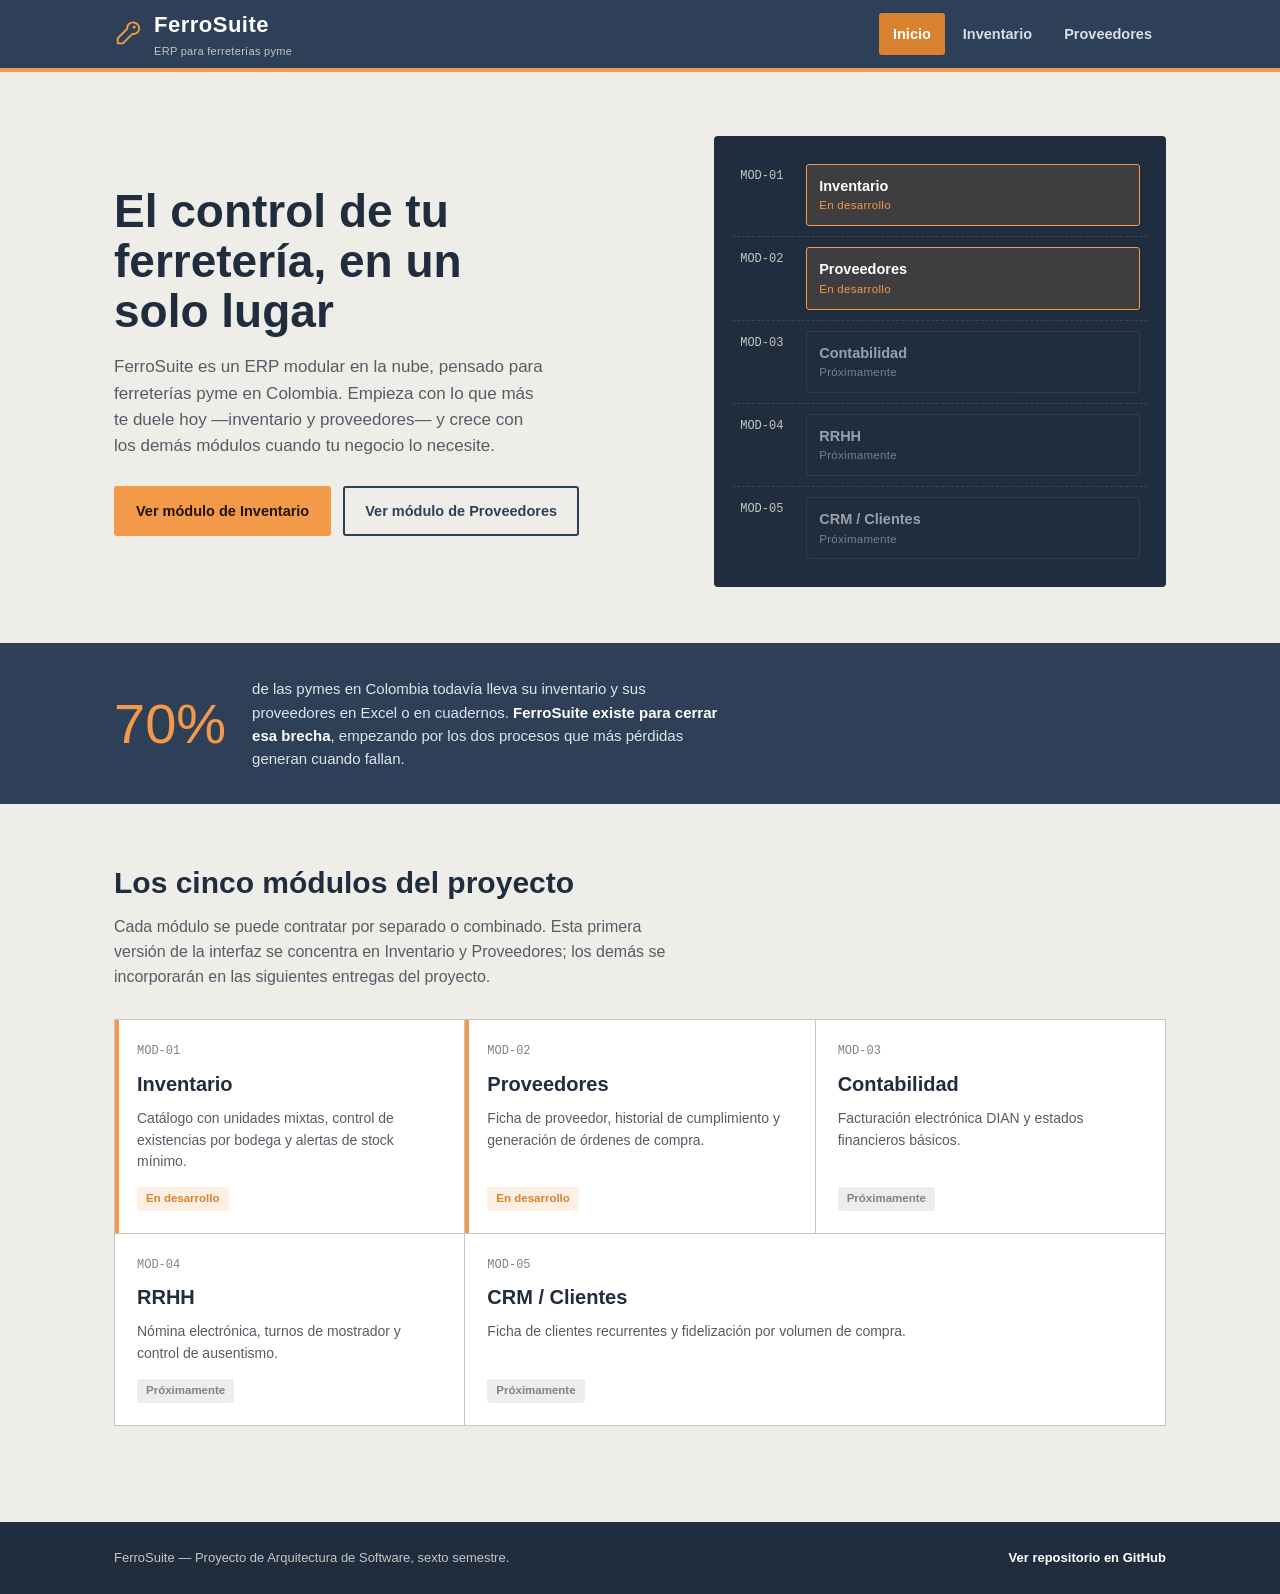
<file: frontend/index.html>
<!DOCTYPE html>
<html lang="es">
<head>
  <meta charset="UTF-8" />
  <meta name="viewport" content="width=device-width, initial-scale=1.0" />
  <title>FerroSuite — ERP modular para ferreterías pyme</title>
  <meta name="description" content="FerroSuite es un ERP modular en la nube para ferreterías pyme en Colombia, con Inventario y Proveedores como primeros módulos." />
  <link rel="stylesheet" href="css/styles.css" />
</head>
<body>

  <header class="site-header">
    <div class="container">
      <a class="brand" href="index.html">
        <svg class="brand-mark" viewBox="0 0 32 32" fill="none" xmlns="http://www.w3.org/2000/svg" aria-hidden="true">
          <path d="M22 4a6 6 0 0 0-7.9 6.4L4 20.5V26h5.5l10.1-10.1A6 6 0 0 0 22 4Z" stroke="#F2994A" stroke-width="2" stroke-linejoin="round"/>
          <circle cx="21.5" cy="8.5" r="1.6" fill="#F2994A"/>
        </svg>
        <span class="brand-name">FerroSuite<small>ERP para ferreterías pyme</small></span>
      </a>

      <button class="nav-toggle" aria-label="Abrir menú" aria-expanded="false">☰</button>

      <nav class="site-nav" aria-label="Navegación principal">
        <ul>
          <li><a href="index.html" aria-current="page">Inicio</a></li>
          <li><a href="inventario.html">Inventario</a></li>
          <li><a href="proveedores.html">Proveedores</a></li>
        </ul>
      </nav>
    </div>
  </header>

  <main>

    <section class="hero">
      <div class="container">
        <div>
          <h1>El control de tu ferretería, en un solo lugar</h1>
          <p class="lead">
            FerroSuite es un ERP modular en la nube, pensado para ferreterías pyme en
            Colombia. Empieza con lo que más te duele hoy —inventario y proveedores— y
            crece con los demás módulos cuando tu negocio lo necesite.
          </p>
          <div class="hero-actions">
            <a class="btn btn-primary" href="inventario.html">Ver módulo de Inventario</a>
            <a class="btn btn-ghost" href="proveedores.html">Ver módulo de Proveedores</a>
          </div>
        </div>

        <div class="rack" role="img" aria-label="Estantería con los cinco módulos de FerroSuite; Inventario y Proveedores están activos, los demás llegarán más adelante.">
          <div class="rack-row">
            <span class="rack-code">MOD-01</span>
            <div class="rack-bin is-active">
              <div class="bin-name">Inventario</div>
              <div class="bin-state">En desarrollo</div>
            </div>
          </div>
          <div class="rack-row">
            <span class="rack-code">MOD-02</span>
            <div class="rack-bin is-active">
              <div class="bin-name">Proveedores</div>
              <div class="bin-state">En desarrollo</div>
            </div>
          </div>
          <div class="rack-row">
            <span class="rack-code">MOD-03</span>
            <div class="rack-bin is-pending">
              <div class="bin-name">Contabilidad</div>
              <div class="bin-state">Próximamente</div>
            </div>
          </div>
          <div class="rack-row">
            <span class="rack-code">MOD-04</span>
            <div class="rack-bin is-pending">
              <div class="bin-name">RRHH</div>
              <div class="bin-state">Próximamente</div>
            </div>
          </div>
          <div class="rack-row">
            <span class="rack-code">MOD-05</span>
            <div class="rack-bin is-pending">
              <div class="bin-name">CRM / Clientes</div>
              <div class="bin-state">Próximamente</div>
            </div>
          </div>
        </div>
      </div>
    </section>

    <section class="stat-band">
      <div class="container">
        <div class="stat-number">70%</div>
        <p>
          de las pymes en Colombia todavía lleva su inventario y sus proveedores en
          Excel o en cuadernos. <strong>FerroSuite existe para cerrar esa brecha</strong>,
          empezando por los dos procesos que más pérdidas generan cuando fallan.
        </p>
      </div>
    </section>

    <section class="section">
      <div class="container">
        <div class="section-head">
          <h2>Los cinco módulos del proyecto</h2>
          <p>
            Cada módulo se puede contratar por separado o combinado. Esta primera
            versión de la interfaz se concentra en Inventario y Proveedores; los demás
            se incorporarán en las siguientes entregas del proyecto.
          </p>
        </div>

        <div class="module-grid">
          <article class="module-card is-active">
            <span class="code">MOD-01</span>
            <h3>Inventario</h3>
            <p>Catálogo con unidades mixtas, control de existencias por bodega y alertas de stock mínimo.</p>
            <span class="status active">En desarrollo</span>
          </article>

          <article class="module-card is-active">
            <span class="code">MOD-02</span>
            <h3>Proveedores</h3>
            <p>Ficha de proveedor, historial de cumplimiento y generación de órdenes de compra.</p>
            <span class="status active">En desarrollo</span>
          </article>

          <article class="module-card">
            <span class="code">MOD-03</span>
            <h3>Contabilidad</h3>
            <p>Facturación electrónica DIAN y estados financieros básicos.</p>
            <span class="status pending">Próximamente</span>
          </article>

          <article class="module-card">
            <span class="code">MOD-04</span>
            <h3>RRHH</h3>
            <p>Nómina electrónica, turnos de mostrador y control de ausentismo.</p>
            <span class="status pending">Próximamente</span>
          </article>

          <article class="module-card is-wide">
            <span class="code">MOD-05</span>
            <h3>CRM / Clientes</h3>
            <p>Ficha de clientes recurrentes y fidelización por volumen de compra.</p>
            <span class="status pending">Próximamente</span>
          </article>
        </div>
      </div>
    </section>

  </main>

  <footer class="site-footer">
    <div class="container">
      <span>FerroSuite — Proyecto de Arquitectura de Software, sexto semestre.</span>
      <a href="https://github.com/guachulol0345896-pixel/FerroSuite-erp" target="_blank" rel="noopener">Ver repositorio en GitHub</a>
    </div>
  </footer>

  <script src="js/main.js"></script>
</body>
</html>
</file>
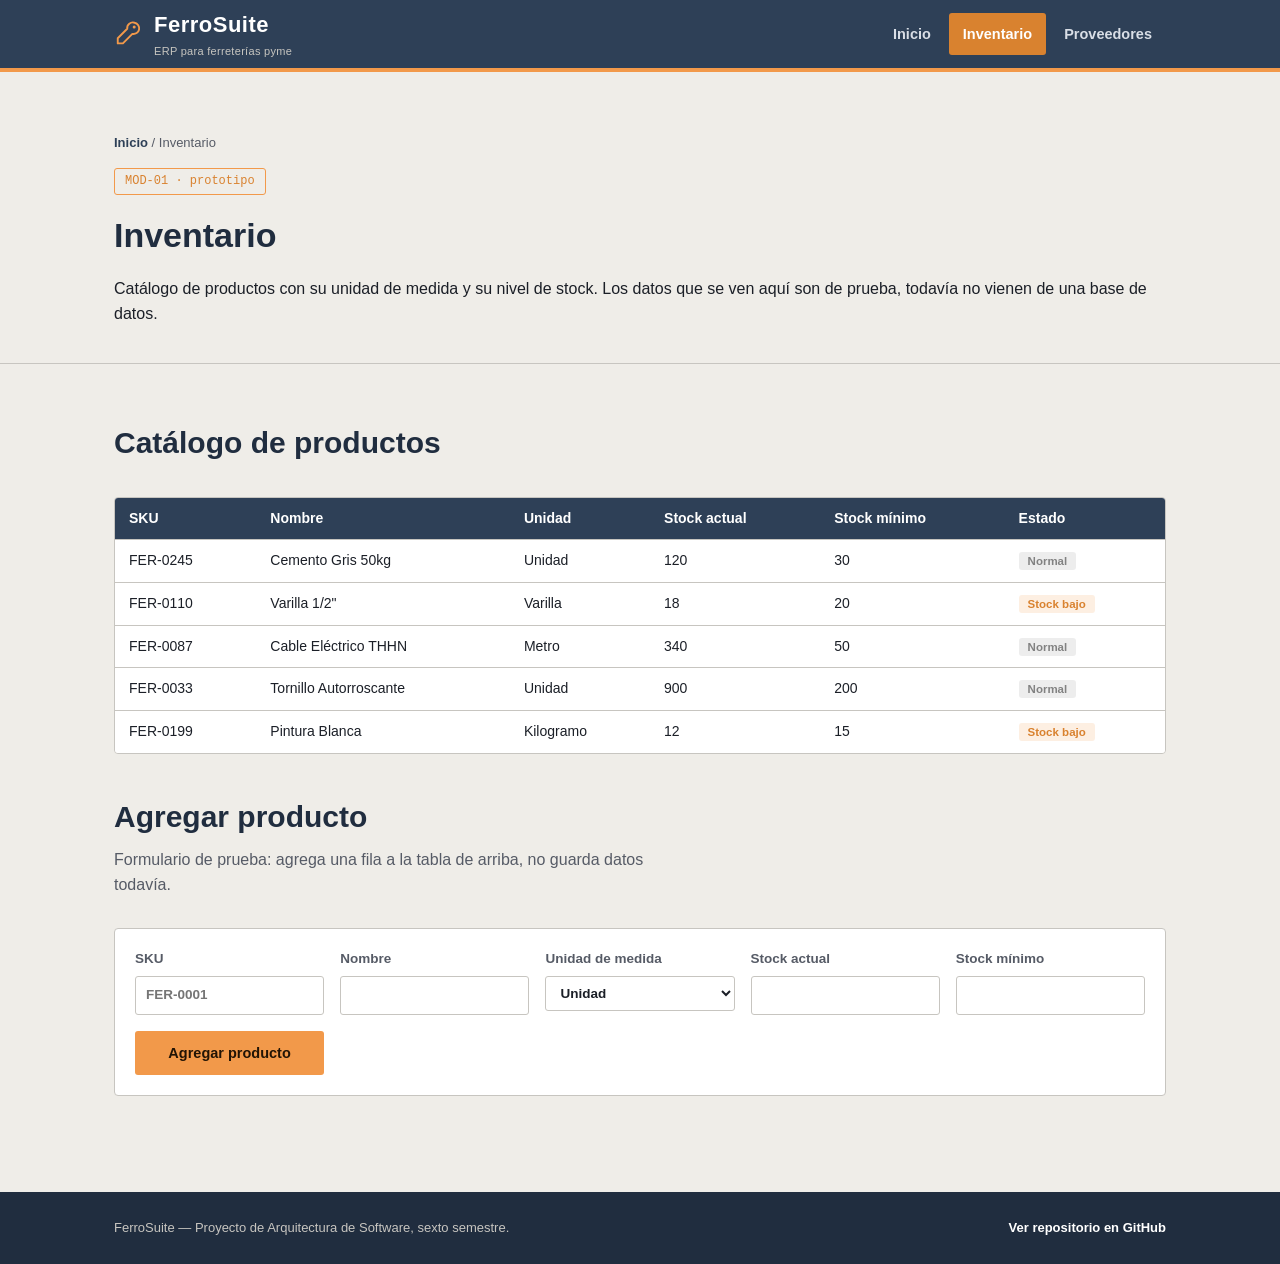
<file: frontend/inventario.html>
<!DOCTYPE html>
<html lang="es">
<head>
  <meta charset="UTF-8" />
  <meta name="viewport" content="width=device-width, initial-scale=1.0" />
  <title>Inventario — FerroSuite</title>
  <link rel="stylesheet" href="css/styles.css" />
</head>
<body>

  <header class="site-header">
    <div class="container">
      <a class="brand" href="index.html">
        <svg class="brand-mark" viewBox="0 0 32 32" fill="none" xmlns="http://www.w3.org/2000/svg" aria-hidden="true">
          <path d="M22 4a6 6 0 0 0-7.9 6.4L4 20.5V26h5.5l10.1-10.1A6 6 0 0 0 22 4Z" stroke="#F2994A" stroke-width="2" stroke-linejoin="round"/>
          <circle cx="21.5" cy="8.5" r="1.6" fill="#F2994A"/>
        </svg>
        <span class="brand-name">FerroSuite<small>ERP para ferreterías pyme</small></span>
      </a>

      <button class="nav-toggle" aria-label="Abrir menú" aria-expanded="false">☰</button>

      <nav class="site-nav" aria-label="Navegación principal">
        <ul>
          <li><a href="index.html">Inicio</a></li>
          <li><a href="inventario.html" aria-current="page">Inventario</a></li>
          <li><a href="proveedores.html">Proveedores</a></li>
        </ul>
      </nav>
    </div>
  </header>

  <main>
    <section class="module-hero">
      <div class="container">
        <p class="breadcrumb"><a href="index.html">Inicio</a> / Inventario</p>
        <span class="tag-progress">MOD-01 · prototipo</span>
        <h1>Inventario</h1>
        <p class="lead">
          Catálogo de productos con su unidad de medida y su nivel de stock. Los datos
          que se ven aquí son de prueba, todavía no vienen de una base de datos.
        </p>
      </div>
    </section>

    <section class="section">
      <div class="container">
        <div class="section-head">
          <h2>Catálogo de productos</h2>
        </div>

        <div class="table-wrap">
          <table id="tabla-productos" class="data-table">
            <thead>
              <tr>
                <th>SKU</th>
                <th>Nombre</th>
                <th>Unidad</th>
                <th>Stock actual</th>
                <th>Stock mínimo</th>
                <th>Estado</th>
              </tr>
            </thead>
            <tbody>
              <!-- se llena con js/controllers/inventario.js -->
            </tbody>
          </table>
        </div>

        <div class="section-head" style="margin-top:40px;">
          <h2>Agregar producto</h2>
          <p>Formulario de prueba: agrega una fila a la tabla de arriba, no guarda datos todavía.</p>
        </div>

        <form id="form-producto" class="form-grid">
          <label>SKU
            <input type="text" name="sku" placeholder="FER-0001" />
          </label>
          <label>Nombre
            <input type="text" name="nombre" required />
          </label>
          <label>Unidad de medida
            <select name="unidad">
              <option>Unidad</option>
              <option>Metro</option>
              <option>Kilogramo</option>
              <option>Varilla</option>
            </select>
          </label>
          <label>Stock actual
            <input type="number" name="stockActual" min="0" required />
          </label>
          <label>Stock mínimo
            <input type="number" name="stockMinimo" min="0" required />
          </label>
          <button type="submit" class="btn btn-primary">Agregar producto</button>
        </form>
      </div>
    </section>
  </main>

  <footer class="site-footer">
    <div class="container">
      <span>FerroSuite — Proyecto de Arquitectura de Software, sexto semestre.</span>
      <a href="https://github.com/guachulol0345896-pixel/FerroSuite-erp" target="_blank" rel="noopener">Ver repositorio en GitHub</a>
    </div>
  </footer>

  <script src="js/main.js"></script>
  <script src="js/models/data.js"></script>
  <script src="js/controllers/inventario.js"></script>
</body>
</html>
</file>
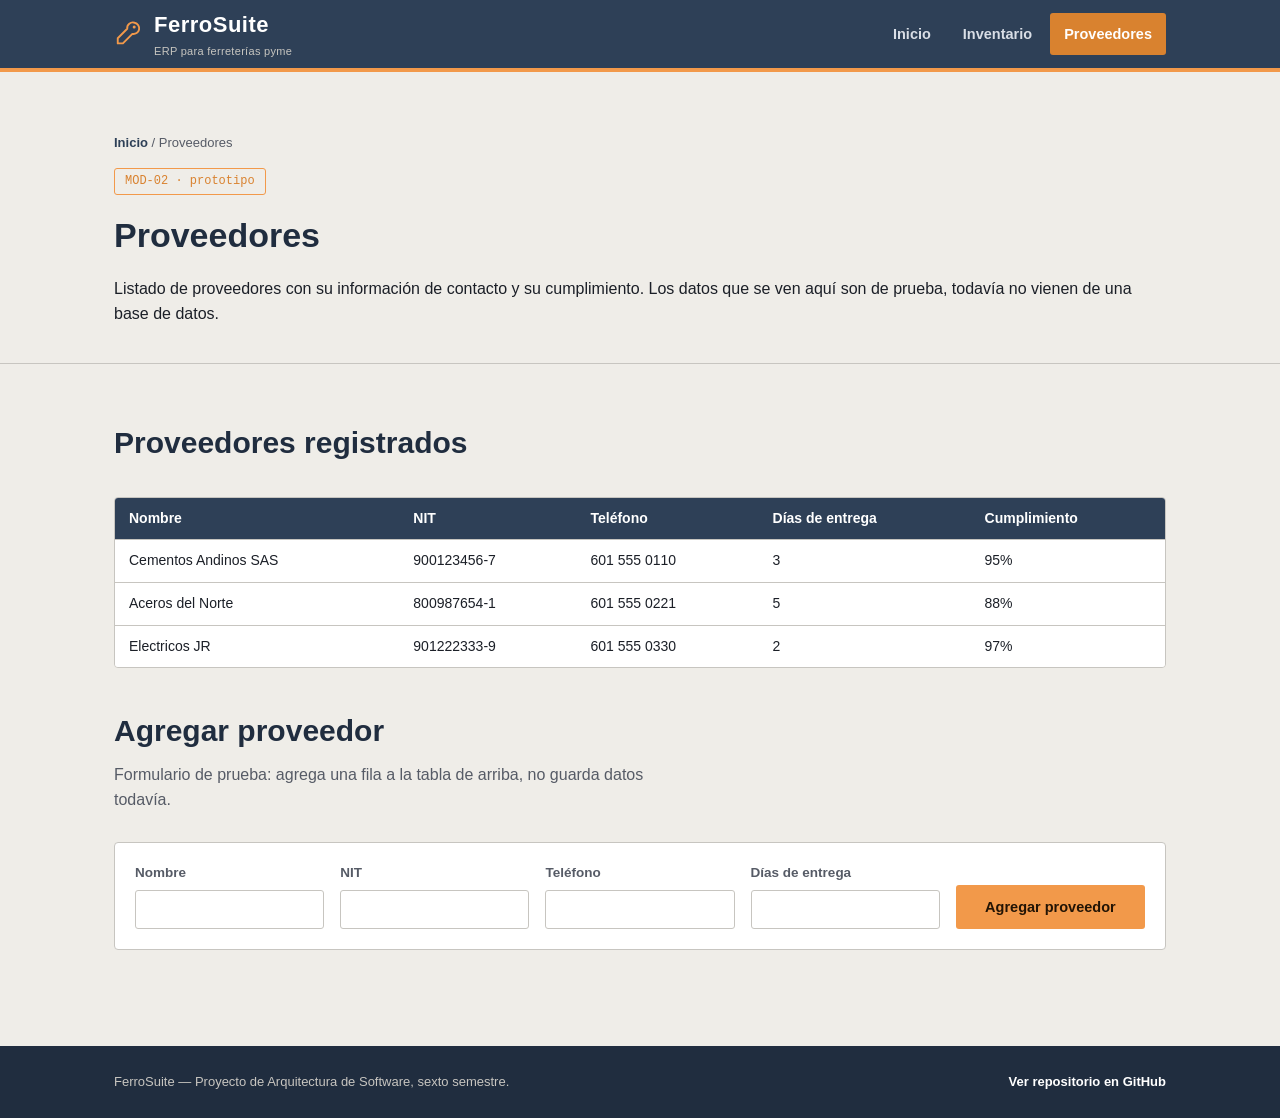
<file: frontend/proveedores.html>
<!DOCTYPE html>
<html lang="es">
<head>
  <meta charset="UTF-8" />
  <meta name="viewport" content="width=device-width, initial-scale=1.0" />
  <title>Proveedores — FerroSuite</title>
  <link rel="stylesheet" href="css/styles.css" />
</head>
<body>

  <header class="site-header">
    <div class="container">
      <a class="brand" href="index.html">
        <svg class="brand-mark" viewBox="0 0 32 32" fill="none" xmlns="http://www.w3.org/2000/svg" aria-hidden="true">
          <path d="M22 4a6 6 0 0 0-7.9 6.4L4 20.5V26h5.5l10.1-10.1A6 6 0 0 0 22 4Z" stroke="#F2994A" stroke-width="2" stroke-linejoin="round"/>
          <circle cx="21.5" cy="8.5" r="1.6" fill="#F2994A"/>
        </svg>
        <span class="brand-name">FerroSuite<small>ERP para ferreterías pyme</small></span>
      </a>

      <button class="nav-toggle" aria-label="Abrir menú" aria-expanded="false">☰</button>

      <nav class="site-nav" aria-label="Navegación principal">
        <ul>
          <li><a href="index.html">Inicio</a></li>
          <li><a href="inventario.html">Inventario</a></li>
          <li><a href="proveedores.html" aria-current="page">Proveedores</a></li>
        </ul>
      </nav>
    </div>
  </header>

  <main>
    <section class="module-hero">
      <div class="container">
        <p class="breadcrumb"><a href="index.html">Inicio</a> / Proveedores</p>
        <span class="tag-progress">MOD-02 · prototipo</span>
        <h1>Proveedores</h1>
        <p class="lead">
          Listado de proveedores con su información de contacto y su cumplimiento. Los
          datos que se ven aquí son de prueba, todavía no vienen de una base de datos.
        </p>
      </div>
    </section>

    <section class="section">
      <div class="container">
        <div class="section-head">
          <h2>Proveedores registrados</h2>
        </div>

        <div class="table-wrap">
          <table id="tabla-proveedores" class="data-table">
            <thead>
              <tr>
                <th>Nombre</th>
                <th>NIT</th>
                <th>Teléfono</th>
                <th>Días de entrega</th>
                <th>Cumplimiento</th>
              </tr>
            </thead>
            <tbody>
              <!-- se llena con js/controllers/proveedores.js -->
            </tbody>
          </table>
        </div>

        <div class="section-head" style="margin-top:40px;">
          <h2>Agregar proveedor</h2>
          <p>Formulario de prueba: agrega una fila a la tabla de arriba, no guarda datos todavía.</p>
        </div>

        <form id="form-proveedor" class="form-grid">
          <label>Nombre
            <input type="text" name="nombre" required />
          </label>
          <label>NIT
            <input type="text" name="nit" required />
          </label>
          <label>Teléfono
            <input type="text" name="telefono" />
          </label>
          <label>Días de entrega
            <input type="number" name="diasEntrega" min="0" required />
          </label>
          <button type="submit" class="btn btn-primary">Agregar proveedor</button>
        </form>
      </div>
    </section>
  </main>

  <footer class="site-footer">
    <div class="container">
      <span>FerroSuite — Proyecto de Arquitectura de Software, sexto semestre.</span>
      <a href="https://github.com/guachulol0345896-pixel/FerroSuite-erp" target="_blank" rel="noopener">Ver repositorio en GitHub</a>
    </div>
  </footer>

  <script src="js/main.js"></script>
  <script src="js/models/data.js"></script>
  <script src="js/controllers/proveedores.js"></script>
</body>
</html>
</file>
<file: frontend/css/styles.css>
/* ==========================================================================
   FerroSuite — Interfaz inicial (frontend estático)
   Paleta de marca: azul acero, naranja y gris (definida en el documento
   del proyecto). Referencia visual: estantería/bodega de ferretería.
   ========================================================================== */

:root {
  --steel: #2E4057;
  --steel-dark: #202D3F;
  --steel-light: #44597a;
  --orange: #F2994A;
  --orange-dark: #d9822f;
  --gray: #828282;
  --gray-light: #c7c5c0;
  --bg: #EFEDE8;
  --panel: #ffffff;
  --ink: #1B1F27;
  --ink-soft: #565b66;
  --ok: #3f8f5f;

  --font-head: "Arial Narrow", "Helvetica Neue Condensed", Arial, sans-serif;
  --font-body: -apple-system, BlinkMacSystemFont, "Segoe UI", Roboto, Arial, sans-serif;
  --font-code: "Courier New", ui-monospace, monospace;
}

* { box-sizing: border-box; }

html { scroll-behavior: smooth; }

body {
  margin: 0;
  background: var(--bg);
  color: var(--ink);
  font-family: var(--font-body);
  line-height: 1.55;
}

a { color: inherit; }

img, svg { max-width: 100%; display: block; }

:focus-visible {
  outline: 3px solid var(--orange);
  outline-offset: 2px;
}

.container {
  max-width: 1100px;
  margin: 0 auto;
  padding: 0 24px;
}

/* ---------------- Header / navegación ---------------- */

.site-header {
  position: sticky;
  top: 0;
  z-index: 20;
  background: var(--steel);
  border-bottom: 4px solid var(--orange);
}

.site-header .container {
  display: flex;
  align-items: center;
  justify-content: space-between;
  height: 68px;
}

.brand {
  display: flex;
  align-items: center;
  gap: 10px;
  text-decoration: none;
  color: #fff;
}

.brand-mark {
  width: 30px;
  height: 30px;
  flex: none;
}

.brand-name {
  font-family: var(--font-head);
  font-weight: 700;
  font-size: 22px;
  letter-spacing: 0.5px;
  color: #fff;
}

.brand-name small {
  display: block;
  font-family: var(--font-body);
  font-weight: 400;
  font-size: 11px;
  color: var(--gray-light);
  letter-spacing: 0.3px;
}

.nav-toggle {
  display: none;
  background: transparent;
  border: 2px solid rgba(255,255,255,0.4);
  border-radius: 4px;
  padding: 6px 10px;
  color: #fff;
  font-size: 20px;
  cursor: pointer;
}

.site-nav ul {
  list-style: none;
  display: flex;
  gap: 4px;
  margin: 0;
  padding: 0;
}

.site-nav a {
  display: block;
  text-decoration: none;
  color: #d9dee6;
  font-weight: 600;
  font-size: 14.5px;
  padding: 10px 14px;
  border-radius: 3px;
  transition: color 0.15s ease, background-color 0.15s ease;
}

.site-nav a:hover { color: #fff; background: rgba(255,255,255,0.08); }

.site-nav a[aria-current="page"] {
  color: #fff;
  background: var(--orange-dark);
}

/* ---------------- Hero ---------------- */

.hero {
  padding: 64px 0 56px;
}

.hero .container {
  display: grid;
  grid-template-columns: 1.1fr 0.9fr;
  gap: 48px;
  align-items: center;
}

.hero h1 {
  font-family: var(--font-head);
  font-size: 46px;
  line-height: 1.08;
  margin: 0 0 18px;
  color: var(--steel-dark);
  max-width: 14ch;
}

.hero p.lead {
  font-size: 17px;
  color: var(--ink-soft);
  max-width: 46ch;
  margin: 0 0 26px;
}

.hero-actions { display: flex; gap: 12px; flex-wrap: wrap; }

.btn {
  display: inline-block;
  font-weight: 700;
  font-size: 14.5px;
  padding: 12px 20px;
  border-radius: 3px;
  text-decoration: none;
  border: 2px solid transparent;
}

.btn-primary { background: var(--orange); color: #221405; }
.btn-primary:hover { background: var(--orange-dark); }

.btn-ghost { border-color: var(--steel); color: var(--steel); background: transparent; }
.btn-ghost:hover { background: var(--steel); color: #fff; }

/* --- rack diagram: metáfora de la bodega de ferretería --- */

.rack {
  background: var(--steel-dark);
  border-radius: 4px;
  padding: 18px;
}

.rack-row {
  display: flex;
  align-items: stretch;
  gap: 10px;
  padding: 10px 8px;
  border-bottom: 1px dashed rgba(255,255,255,0.12);
}

.rack-row:last-child { border-bottom: none; }

.rack-code {
  font-family: var(--font-code);
  font-size: 12px;
  color: var(--gray-light);
  width: 56px;
  flex: none;
  padding-top: 3px;
}

.rack-bin {
  flex: 1;
  border-radius: 3px;
  padding: 10px 12px;
  border: 1px solid rgba(255,255,255,0.14);
}

.rack-bin .bin-name {
  font-weight: 700;
  font-size: 14.5px;
  color: #fff;
}

.rack-bin .bin-state {
  font-size: 11.5px;
  letter-spacing: 0.3px;
  color: var(--gray-light);
}

.rack-bin.is-active {
  background: rgba(242, 153, 74, 0.14);
  border-color: var(--orange);
}

.rack-bin.is-active .bin-state { color: var(--orange); }

.rack-bin.is-pending { opacity: 0.55; }

/* ---------------- Sección: dato clave ---------------- */

.stat-band {
  background: var(--steel);
  color: #fff;
  padding: 34px 0;
}

.stat-band .container {
  display: grid;
  grid-template-columns: auto 1fr;
  gap: 26px;
  align-items: center;
}

.stat-number {
  font-family: var(--font-head);
  font-size: 56px;
  color: var(--orange);
  line-height: 1;
}

.stat-band p {
  margin: 0;
  max-width: 56ch;
  color: #dfe3e9;
  font-size: 15px;
}

.stat-band p strong { color: #fff; }

/* ---------------- Sección: módulos ---------------- */

.section { padding: 56px 0; }

.section-head { max-width: 62ch; margin-bottom: 30px; }

.section-head h2 {
  font-family: var(--font-head);
  font-size: 30px;
  color: var(--steel-dark);
  margin: 0 0 8px;
}

.section-head p { color: var(--ink-soft); margin: 0; }

.module-grid {
  display: grid;
  grid-template-columns: repeat(3, 1fr);
  gap: 1px;
  background: var(--gray-light);
  border: 1px solid var(--gray-light);
}

.module-card {
  background: var(--panel);
  padding: 22px;
  min-height: 168px;
  display: flex;
  flex-direction: column;
}

.module-card .code {
  font-family: var(--font-code);
  font-size: 12px;
  color: var(--gray);
}

.module-card h3 {
  font-family: var(--font-head);
  font-size: 20px;
  margin: 8px 0 8px;
  color: var(--steel-dark);
}

.module-card p {
  font-size: 14px;
  color: var(--ink-soft);
  margin: 0 0 14px;
  flex: 1;
}

.status {
  align-self: flex-start;
  font-size: 11.5px;
  font-weight: 700;
  padding: 3px 9px;
  border-radius: 3px;
}

.status.active { background: rgba(242,153,74,0.16); color: var(--orange-dark); }
.status.pending { background: rgba(130,130,130,0.14); color: var(--gray); }

.module-card.is-active { box-shadow: inset 4px 0 0 var(--orange); }

.module-card.is-wide { grid-column: span 2; }

/* ---------------- Página interna (placeholder de módulo) ---------------- */

.module-hero {
  padding: 48px 0 20px;
  border-bottom: 1px solid var(--gray-light);
}

.breadcrumb {
  font-size: 13px;
  color: var(--ink-soft);
  margin-bottom: 14px;
}

.breadcrumb a { text-decoration: none; color: var(--steel); font-weight: 600; }

.module-hero h1 {
  font-family: var(--font-head);
  font-size: 34px;
  color: var(--steel-dark);
  margin: 0 0 10px;
}

.tag-progress {
  display: inline-flex;
  align-items: center;
  gap: 6px;
  font-family: var(--font-code);
  font-size: 12px;
  color: var(--orange-dark);
  border: 1px solid var(--orange);
  border-radius: 3px;
  padding: 3px 10px;
  margin-bottom: 14px;
}

.checklist { margin: 0; padding: 0; list-style: none; }

.checklist li {
  display: flex;
  gap: 10px;
  padding: 12px 0;
  border-bottom: 1px solid var(--gray-light);
  font-size: 14.5px;
}

.checklist li:last-child { border-bottom: none; }

.checklist .mark {
  font-family: var(--font-code);
  color: var(--gray);
  flex: none;
  width: 20px;
}

/* ---------------- Footer ---------------- */

.site-footer {
  background: var(--steel-dark);
  color: var(--gray-light);
  padding: 26px 0;
  margin-top: 40px;
}

.site-footer .container {
  display: flex;
  justify-content: space-between;
  flex-wrap: wrap;
  gap: 10px;
  font-size: 13px;
}

.site-footer a { color: #fff; text-decoration: none; font-weight: 600; }

/* ---------------- Responsive ---------------- */

@media (max-width: 860px) {
  .hero .container { grid-template-columns: 1fr; }
  .module-grid { grid-template-columns: 1fr 1fr; }
  .stat-band .container { grid-template-columns: 1fr; text-align: left; }
}

@media (max-width: 620px) {
  .nav-toggle { display: inline-flex; }
  .site-nav {
    position: absolute;
    top: 68px;
    left: 0;
    right: 0;
    background: var(--steel);
    border-bottom: 4px solid var(--orange);
    display: none;
  }
  .site-nav.is-open { display: block; }
  .site-nav ul { flex-direction: column; padding: 8px 16px 16px; }
  .hero h1 { font-size: 34px; }
  .module-grid { grid-template-columns: 1fr; }
}

@media (prefers-reduced-motion: reduce) {
  html { scroll-behavior: auto; }
  * { transition: none !important; }
}

/* ---------------- Fase 2: tabla de datos y formulario (nuevo, mínimo) ---------------- */

.table-wrap {
  overflow-x: auto;
  border: 1px solid var(--gray-light);
  border-radius: 4px;
}

.data-table {
  width: 100%;
  border-collapse: collapse;
  font-size: 14px;
  background: var(--panel);
}

.data-table th,
.data-table td {
  text-align: left;
  padding: 10px 14px;
  border-bottom: 1px solid var(--gray-light);
  white-space: nowrap;
}

.data-table thead th {
  background: var(--steel);
  color: #fff;
  font-weight: 700;
}

.data-table tbody tr:last-child td {
  border-bottom: none;
}

.form-grid {
  display: grid;
  grid-template-columns: repeat(auto-fit, minmax(180px, 1fr));
  gap: 16px;
  background: var(--panel);
  border: 1px solid var(--gray-light);
  border-radius: 4px;
  padding: 20px;
}

.form-grid label {
  display: flex;
  flex-direction: column;
  gap: 6px;
  font-size: 13.5px;
  font-weight: 600;
  color: var(--ink-soft);
}

.form-grid input,
.form-grid select {
  font: inherit;
  padding: 8px 10px;
  border: 1px solid var(--gray-light);
  border-radius: 3px;
  background: #fff;
  color: var(--ink);
}

.form-grid .btn {
  align-self: end;
  cursor: pointer;
}
</file>
